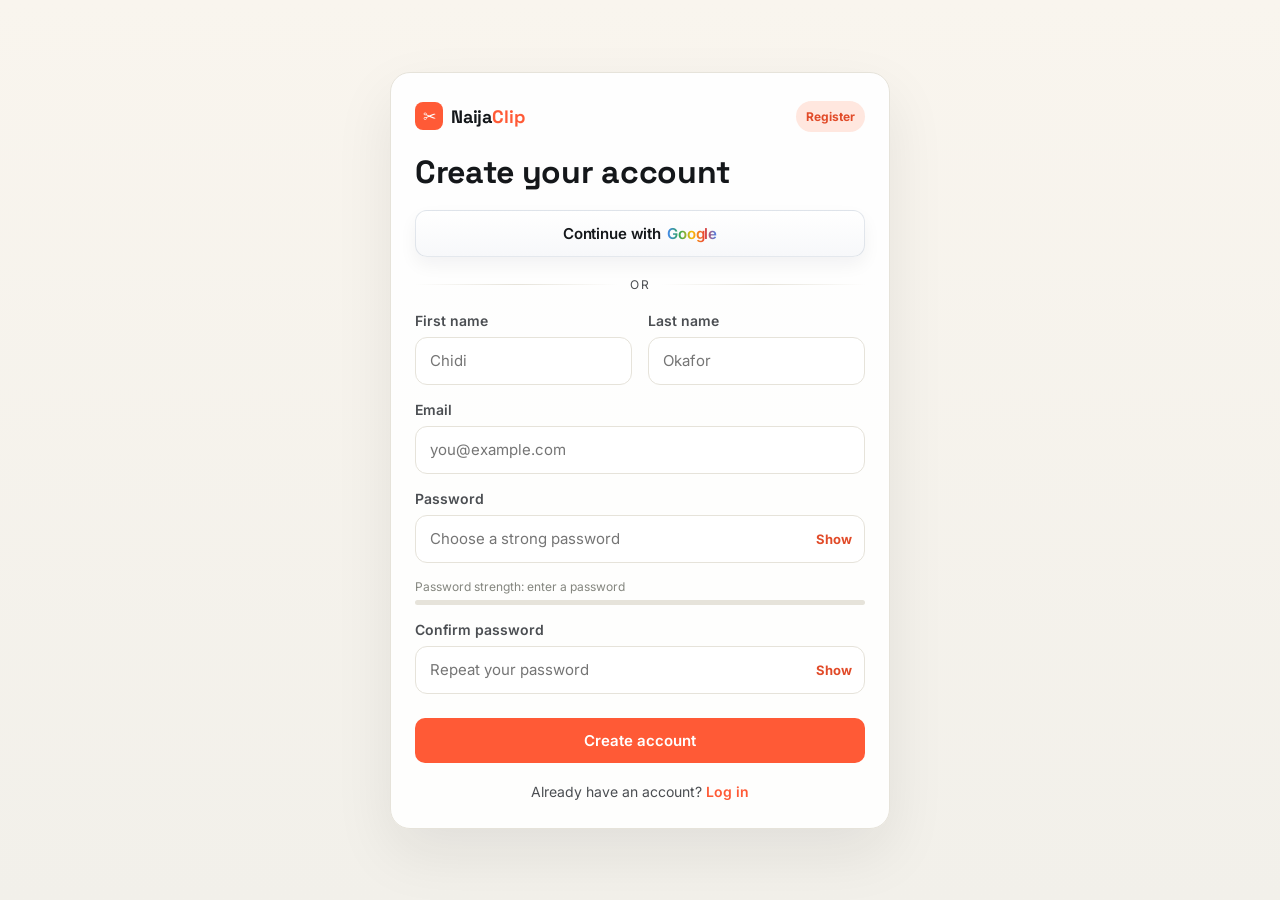
<file: templates/auth/register.html>
<!DOCTYPE html>
<html lang="en">
  <head>
    <meta charset="UTF-8" />
    <meta name="viewport" content="width=device-width, initial-scale=1.0" />
    <title>NaijaClip | Register</title>

    <link rel="preconnect" href="https://fonts.googleapis.com" />
    <link rel="preconnect" href="https://fonts.gstatic.com" crossorigin />
    <link
      href="https://fonts.googleapis.com/css2?family=Space+Grotesk:wght@500;600;700&family=Inter:wght@400;500;600;700&display=swap"
      rel="stylesheet"
    />
    <link rel="icon" type="image/png" href="/static/favicon%20image/favicon-512.png" />
    <link rel="apple-touch-icon" sizes="180x180" href="/static/favicon%20image/favicon-512.png" />
    <link rel="icon" type="image/png" sizes="192x192" href="/static/favicon%20image/favicon-512.png" />
    <link rel="stylesheet" href="/static/css/styles.css" />
    <style>
      body {
        background: linear-gradient(180deg, #f9f5ee 0%, #f2f0ea 100%);
      }
      .nc-auth-page {
        min-height: 100vh;
        display: flex;
        align-items: center;
        justify-content: center;
        padding: 32px 20px;
      }
      .nc-auth-card {
        width: min(100%, 500px);
        background: rgba(255,255,255,0.92);
        border: 1px solid var(--border);
        border-radius: 20px;
        box-shadow: 0 24px 60px rgba(20,23,26,0.08);
        padding: 28px 24px;
      }
      .nc-auth-header {
        display: flex;
        align-items: center;
        justify-content: space-between;
        margin-bottom: 20px;
      }
      .nc-auth-title {
        font-size: 32px;
        font-weight: 700;
        margin: 0;
      }
      .nc-auth-badge {
        font-size: 12px;
        background: var(--accent-soft);
        color: var(--accent-dark);
        border-radius: 999px;
        padding: 8px 10px;
        font-weight: 700;
      }
      .nc-social-auth {
        margin: 18px 0 20px;
      }
      .nc-google-btn {
        width: 100%;
        display: inline-flex;
        align-items: center;
        justify-content: center;
        gap: 12px;
        background: linear-gradient(135deg, rgba(255,255,255,0.94), rgba(245,247,250,0.9));
        border: 1px solid rgba(148, 163, 184, 0.28);
        color: var(--ink);
        border-radius: 14px;
        padding: 14px 18px;
        font-weight: 700;
        font-size: 15px;
        transition: transform 0.15s ease, box-shadow 0.2s ease, border-color 0.2s ease;
        box-shadow: 0 12px 24px rgba(15, 23, 42, 0.08);
        cursor: pointer;
      }
      .nc-google-btn:hover {
        transform: translateY(-1px);
        border-color: rgba(96, 165, 250, 0.35);
        box-shadow: 0 16px 32px rgba(59, 130, 246, 0.12);
      }
      .nc-google-btn {
        width: 100%;
        display: inline-flex;
        align-items: center;
        justify-content: center;
        gap: 10px;
        background: linear-gradient(180deg, #ffffff 0%, #f7f8fa 100%);
        border: 1px solid rgba(148, 163, 184, 0.25);
        color: var(--ink);
        border-radius: 12px;
        padding: 13px 18px;
        font-weight: 600;
        font-size: 15px;
        letter-spacing: -0.01em;
        transition: transform 0.15s ease, box-shadow 0.18s ease, border-color 0.18s ease;
        box-shadow: 0 8px 18px rgba(15, 23, 42, 0.05);
        cursor: pointer;
      }
      .nc-google-btn:hover {
        transform: translateY(-1px);
        border-color: rgba(59, 130, 246, 0.2);
        box-shadow: 0 12px 24px rgba(99, 102, 241, 0.08);
      }
      .nc-google-label {
        display: inline-flex;
        align-items: center;
        justify-content: center;
        gap: 6px;
        position: relative;
        z-index: 1;
      }
      .nc-google-word {
        background: linear-gradient(90deg, #4285F4 0%, #34A853 25%, #FBBC05 50%, #EA4335 75%, #4285F4 100%);
        -webkit-background-clip: text;
        background-clip: text;
        color: transparent;
      }
      .nc-auth-divider {
        display: flex;
        align-items: center;
        gap: 12px;
        margin: 4px 0 20px;
        color: var(--ink-soft);
        font-size: 12px;
        text-transform: uppercase;
        letter-spacing: 0.12em;
      }
      .nc-auth-divider::before,
      .nc-auth-divider::after {
        content: "";
        height: 1px;
        flex: 1;
        background: linear-gradient(90deg, transparent, var(--border), transparent);
      }
      .nc-auth-form {
        display: flex;
        flex-direction: column;
        gap: 16px;
      }
      .nc-grid {
        display: grid;
        grid-template-columns: repeat(2, minmax(0, 1fr));
        gap: 16px;
      }
      .nc-field {
        display: flex;
        flex-direction: column;
        gap: 8px;
      }
      .nc-field label {
        font-size: 14px;
        font-weight: 600;
        color: var(--ink-soft);
      }
      .nc-field input {
        width: 100%;
        border: 1px solid var(--border);
        background: #fff;
        height: 48px;
        border-radius: 12px;
        padding: 0 14px;
        font-size: 15px;
        color: var(--ink);
      }
      .nc-field input:focus {
        outline: 2px solid rgba(255, 90, 54, 0.15);
        border-color: var(--accent);
      }
      .nc-auth-actions {
        margin-top: 8px;
      }
      .nc-auth-footer {
        margin-top: 20px;
        text-align: center;
        font-size: 14px;
        color: var(--ink-soft);
      }
      .nc-auth-footer a {
        color: var(--accent);
        font-weight: 600;
      }
      .nc-loader {
        width: 16px;
        height: 16px;
        border: 2px solid rgba(255,255,255,0.4);
        border-top-color: #fff;
        border-radius: 50%;
        display: inline-block;
        animation: nc-spin 0.75s linear infinite;
      }
      @keyframes nc-spin {
        to { transform: rotate(360deg); }
      }
      .nc-toast {
        position: fixed;
        left: 50%;
        bottom: 24px;
        transform: translateX(-50%);
        min-width: min(90vw, 360px);
        max-width: min(92vw, 420px);
        padding: 12px 16px;
        border-radius: 12px;
        background: rgba(20,23,26,0.96);
        color: #fff;
        font-size: 14px;
        font-weight: 600;
        box-shadow: 0 18px 32px rgba(15,23,42,0.18);
        opacity: 0;
        pointer-events: none;
        transition: opacity 0.2s ease, transform 0.2s ease;
        z-index: 50;
      }
      .nc-toast.show {
        opacity: 1;
        transform: translate(-50%, 0);
      }
      .nc-toast.success {
        background: rgba(9, 112, 83, 0.95);
      }
      .nc-toast.error {
        background: rgba(148, 40, 28, 0.95);
      }
      @media (max-width: 520px) {
        .nc-grid {
          grid-template-columns: 1fr;
        }
      }
    </style>
  </head>
  <body>
    <main class="nc-auth-page">
      <section class="nc-auth-card">
        <div class="nc-auth-header">
          <div class="nc-logo" onclick="window.location.href='/'">
            <span class="nc-logo-mark">✂</span>
            <span class="nc-logo-text nc-display">Naija<span>Clip</span></span>
          </div>
          <span class="nc-auth-badge">Register</span>
        </div>

        <h1 class="nc-auth-title nc-display">Create your account</h1>

        <div class="nc-social-auth">
          <button type="button" class="nc-google-btn" aria-label="Continue with Google">
            <span class="nc-google-label"><span>Continue with</span> <span class="nc-google-word">Google</span></span>
          </button>
        </div>

        <div class="nc-auth-divider">or</div>

        <form id="nc-register-form" class="nc-auth-form">
          <div class="nc-grid">
            <div class="nc-field">
              <label for="first_name">First name</label>
              <input id="first_name" type="text" placeholder="Chidi" />
            </div>

            <div class="nc-field">
              <label for="last_name">Last name</label>
              <input id="last_name" type="text" placeholder="Okafor" />
            </div>
          </div>

          <div class="nc-field">
            <label for="email">Email</label>
            <input id="email" type="email" placeholder="you@example.com" required />
          </div>

          <div class="nc-field">
            <label for="password">Password</label>
            <div class="nc-password-control">
              <input id="password" type="password" autocomplete="new-password" minlength="8" placeholder="Choose a strong password" aria-describedby="password-strength-label" required />
              <button type="button" class="nc-password-toggle" data-password-target="password" data-password-label="password" aria-label="Show password">Show</button>
            </div>
            <div class="nc-password-strength" aria-live="polite">
              <span id="password-strength-label">Password strength: enter a password</span>
              <div class="nc-password-strength-track" role="progressbar" aria-label="Estimated password strength" aria-valuemin="0" aria-valuemax="4" aria-valuenow="0" aria-valuetext="No password entered">
                <span></span>
              </div>
            </div>
          </div>

          <div class="nc-field">
            <label for="confirm_password">Confirm password</label>
            <div class="nc-password-control">
              <input id="confirm_password" type="password" placeholder="Repeat your password" required />
              <button type="button" class="nc-password-toggle" data-password-target="confirm_password" data-password-label="confirmation password" aria-label="Show confirmation password">Show</button>
            </div>
          </div>

          <div class="nc-auth-actions">
            <button class="nc-btn nc-btn-primary nc-btn-full" type="submit">Create account</button>
          </div>
        </form>

        <div class="nc-auth-footer">
          Already have an account? <a href="/login">Log in</a>
        </div>
      </section>
    </main>

    <script src="/static/js/auth.js"></script>
    <script src="/static/js/password-visibility.js"></script>
    <script src="/static/js/password-strength.js"></script>
    <script>
      const googleBtn = document.querySelector('.nc-google-btn');
      const form = document.getElementById('nc-register-form');
      const submitButton = form?.querySelector('button[type="submit"]');

      function showToast(message, type = 'success') {
        let toast = document.getElementById('nc-toast');
        if (!toast) {
          toast = document.createElement('div');
          toast.id = 'nc-toast';
          toast.className = 'nc-toast';
          document.body.appendChild(toast);
        }
        toast.textContent = message;
        toast.className = `nc-toast show ${type}`;
        window.clearTimeout(showToast.timeoutId);
        showToast.timeoutId = window.setTimeout(() => {
          toast.classList.remove('show');
        }, 3200);
      }

      function setLoading(button, isLoading, label) {
        if (!button) return;
        button.disabled = isLoading;
        button.dataset.originalText = button.dataset.originalText || button.textContent;
        button.innerHTML = isLoading
          ? `<span class="nc-loader" aria-hidden="true"></span> <span>${label}</span>`
          : button.dataset.originalText;
      }

      if (googleBtn) {
        googleBtn.addEventListener('click', () => {
          window.location.href = '/auth/google';
        });
      }

      form?.addEventListener('submit', async (event) => {
        event.preventDefault();
        const firstName = document.getElementById('first_name').value.trim();
        const lastName = document.getElementById('last_name').value.trim();
        const email = document.getElementById('email').value.trim();
        const password = document.getElementById('password').value;
        const confirmPassword = document.getElementById('confirm_password').value;

        if (!firstName || !lastName || !email || !password || !confirmPassword) {
          showToast('Please complete every field before continuing.', 'error');
          return;
        }

        if (password !== confirmPassword) {
          showToast('Passwords do not match.', 'error');
          return;
        }

        setLoading(submitButton, true, 'Creating account...');

        try {
          const response = await fetch('/auth/register', {
            method: 'POST',
            headers: { 'Content-Type': 'application/json' },
            credentials: 'include',
            body: JSON.stringify({ email, password, first_name: firstName || null, last_name: lastName || null })
          });

          const data = await response.json().catch(() => ({}));
          if (!response.ok) {
            showToast(data.detail || 'Registration failed. Please try again.', 'error');
            return;
          }

          clearLegacyAuthentication();
          const sent = data.email_delivery?.sent === true;
          showToast(data.detail || 'Account created.', sent ? 'success' : 'error');
          const notice = sent ? 'verification' : 'verification-retry';
          window.setTimeout(() => window.location.href = `/login?notice=${notice}`, 1500);
        } catch (error) {
          showToast('Unable to create your account right now.', 'error');
        } finally {
          setLoading(submitButton, false, 'Create account');
        }
      });
    </script>
  </body>
</html>
</file>
<file: static/css/styles.css>
:root {
  --bg: #FAFAF7;
  --bg-alt: #F2F0EA;
  --surface: #FFFFFF;
  --ink: #14171A;
  --ink-soft: #4B4E52;
  --muted: #84867F;
  --border: #E6E3DA;
  --accent: #FF5A36;
  --accent-dark: #E14B29;
  --accent-soft: #FFE7DF;
  --teal: #0E5C52;
  --teal-soft: #E4F0EE;
  --radius-lg: 16px;
  --radius-md: 12px;
  --radius-sm: 8px;
}

/* ---------- Reset / base ---------- */
* { box-sizing: border-box; }
html, body {
  margin: 0;
  padding: 0;
  max-width: 100%;
  overflow-x: hidden;      /* prevents any oversized child from creating page-level horizontal scroll */
}
body {
  font-family: 'Inter', sans-serif;
  color: var(--ink);
  background: var(--bg);
  -webkit-font-smoothing: antialiased;
}
img, svg { display: block; max-width: 100%; }
button, input { font-family: inherit; }
a { color: inherit; text-decoration: none; }
.nc-display { font-family: 'Space Grotesk', sans-serif; letter-spacing: -0.01em; }
.nc-focus:focus-visible { outline: 2px solid var(--accent); outline-offset: 2px; }
.nc-password-strength { display: grid; gap: 6px; margin-top: 8px; color: var(--muted); font-size: 12px; }
.nc-password-strength-track { height: 5px; overflow: hidden; border-radius: 3px; background: var(--border); }
.nc-password-strength-track span { display: block; width: 0; height: 100%; background: var(--muted); transition: width .15s ease, background-color .15s ease; }
.nc-password-strength[data-level="1"] .nc-password-strength-track span { background: #b84232; }
.nc-password-strength[data-level="2"] .nc-password-strength-track span { background: #c77a20; }
.nc-password-strength[data-level="3"] .nc-password-strength-track span { background: #277d68; }
.nc-password-strength[data-level="4"] .nc-password-strength-track span { background: #0e5c52; }
.nc-password-control { position: relative; }
.nc-password-control input { padding-right: 66px; }
.nc-password-toggle {
  position: absolute;
  top: 50%;
  right: 13px;
  transform: translateY(-50%);
  padding: 0;
  border: 0;
  color: var(--accent-dark);
  background: transparent;
  font: inherit;
  font-size: 13px;
  font-weight: 700;
  cursor: pointer;
}
.nc-verification-resend { display: grid; justify-items: center; gap: 6px; margin-top: 16px; text-align: center; font-size: 13px; }
.nc-verification-resend p { margin: 0; color: var(--muted); }
.nc-verification-resend span { color: var(--ink-soft); }
.nc-verification-resend [disabled] { cursor: wait; opacity: .7; }

@keyframes nc-rise { from { opacity: 0; transform: translateY(10px); } to { opacity: 1; transform: translateY(0); } }
.nc-rise { animation: nc-rise 0.5s ease both; }
@keyframes nc-toast-in { from { opacity: 0; transform: translate(-50%, 8px); } to { opacity: 1; transform: translate(-50%, 0); } }

.nc-scrollbar::-webkit-scrollbar { width: 6px; height: 6px; }
.nc-scrollbar::-webkit-scrollbar-thumb { background: var(--border); border-radius: 4px; }

/* ---------- Buttons ---------- */
.nc-btn {
  display: inline-flex;
  align-items: center;
  justify-content: center;
  gap: 8px;
  font-weight: 600;
  font-size: 15px;
  border-radius: 10px;
  cursor: pointer;
  border: 1px solid transparent;
  padding: 12px 22px;
  transition: transform 0.1s ease;
}
.nc-btn:active { transform: scale(0.98); }
.nc-btn-sm { font-size: 13px; padding: 8px 14px; }
.nc-btn-full { width: 100%; }
.nc-btn-primary { background: var(--accent); color: #fff; }
.nc-btn-primary:hover { background: var(--accent-dark); }
.nc-btn:disabled { cursor: wait; opacity: 0.8; }
.nc-button-spinner {
  width: 15px;
  height: 15px;
  border: 2px solid rgba(255,255,255,0.4);
  border-top-color: #fff;
  border-radius: 50%;
  animation: nc-spin 0.75s linear infinite;
}
@keyframes nc-spin { to { transform: rotate(360deg); } }
.nc-btn-outline { background: transparent; color: var(--ink); border-color: var(--border); }
.nc-btn-outline:hover { background: var(--bg-alt); }
.nc-btn-ghost { background: transparent; color: var(--ink-soft); }
.nc-btn-reverse { flex-direction: row-reverse; }

.nc-logo {
  display: flex;
  align-items: center;
  gap: 8px;
  background: none;
  border: none;
  cursor: pointer;
  padding: 0;
  color: inherit;
  text-decoration: none;
}
.nc-logo-mark {
  width: 28px;
  height: 28px;
  border-radius: 8px;
  background: var(--accent);
  display: flex;
  align-items: center;
  justify-content: center;
  flex-shrink: 0;
  color: #fff;
}
.nc-logo-text { font-size: 18px; font-weight: 700; }
.nc-logo-text span { color: var(--accent); }

.nc-link {
  background: none;
  border: none;
  font-size: 14.5px;
  font-weight: 500;
  color: var(--ink-soft);
  cursor: pointer;
  padding: 0;
}
.nc-link-sm { display: inline-flex; align-items: center; gap: 3px; font-size: 13px; }

/* ---------- Toast ---------- */
.nc-toast {
  position: fixed;
  bottom: 24px;
  left: 50%;
  background: var(--ink);
  color: #fff;
  padding: 12px 20px;
  border-radius: 10px;
  font-size: 14px;
  font-weight: 500;
  box-shadow: 0 8px 24px rgba(0,0,0,0.2);
  z-index: 200;
  display: none;
  align-items: center;
  gap: 8px;
  max-width: 90vw;
}
.nc-toast.show {
  display: flex;
  animation: nc-toast-in 0.25s ease both;
  left: 50%;
  transform: translateX(-50%);
}
.nc-toast.success { border-left: 3px solid #38a77b; }
.nc-toast.error { border-left: 3px solid #ef6652; }

/* ---------- Navbar (public) ---------- */
.nc-navbar {
  position: sticky;
  top: 0;
  z-index: 50;
  background: rgba(250,250,247,0.9);
  backdrop-filter: blur(8px);
  border-bottom: 1px solid var(--border);
}
.nc-navbar-inner {
  max-width: 1120px;
  margin: 0 auto;
  padding: 14px 20px;
  display: flex;
  align-items: center;
  justify-content: space-between;
  gap: 16px;
}
.nc-navbar-links { display: flex; align-items: center; gap: 24px; }

/* ---------- Hero ---------- */
.nc-hero-section { max-width: 1120px; margin: 0 auto; padding: 64px 20px 40px; }
.nc-hero-grid { display: flex; flex-wrap: wrap; gap: 48px; align-items: center; }
.nc-hero-copy { flex: 1 1 420px; min-width: 280px; }
.nc-hero-title { font-size: clamp(32px, 5vw, 52px); font-weight: 700; line-height: 1.08; margin: 0; }
.nc-hero-sub { font-size: 17px; color: var(--ink-soft); margin-top: 20px; line-height: 1.6; max-width: 440px; }
.nc-hero-ctas { display: flex; gap: 12px; margin-top: 28px; flex-wrap: wrap; }
.nc-hero-visual { flex: 1 1 340px; display: flex; justify-content: center; }
.nc-platform-label { font-size: 12px; color: var(--muted); margin-bottom: 10px; }
.nc-platform-pills { display: flex; gap: 10px; flex-wrap: wrap; }
.nc-pill {
  font-size: 12.5px;
  font-weight: 500;
  padding: 6px 12px;
  border-radius: 20px;
  border: 1px solid var(--border);
  color: var(--ink-soft);
  background: var(--surface);
}

/* clip stack hero visual */
.nc-clipstack { position: relative; width: 100%; max-width: 460px; }
.nc-timeline-card {
  background: var(--surface);
  border: 1px solid var(--border);
  border-radius: 14px;
  padding: 16px;
  box-shadow: 0 20px 50px -20px rgba(20,23,26,0.18);
}
.nc-timeline-head { display: flex; justify-content: space-between; align-items: center; margin-bottom: 10px; font-size: 12px; color: var(--muted); font-weight: 600; }
.nc-timeline-track { position: relative; height: 10px; background: var(--bg-alt); border-radius: 6px; overflow: hidden; }
.nc-timeline-mark { position: absolute; top: 0; bottom: 0; background: var(--accent); border-radius: 3px; }
.nc-timeline-note { font-size: 11px; color: var(--muted); margin-top: 8px; }
.nc-clip-row { display: flex; gap: 12px; margin-top: 18px; justify-content: center; }
.nc-clip-card {
  width: 92px;
  aspect-ratio: 9 / 16;
  background: var(--ink);
  border-radius: 12px;
  position: relative;
  overflow: hidden;
  box-shadow: 0 12px 24px -10px rgba(20,23,26,0.35);
  flex-shrink: 0;
}
.nc-clip-card .nc-clip-grad { position: absolute; inset: 0; }
.nc-clip-card .nc-clip-bar { position: absolute; top: 8px; left: 8px; right: 8px; height: 4px; background: rgba(255,255,255,0.25); border-radius: 2px; }
.nc-clip-card .nc-clip-label { position: absolute; bottom: 10px; left: 8px; right: 8px; font-size: 9.5px; line-height: 1.3; color: #fff; font-weight: 600; }
.nc-clip-card .nc-clip-play {
  position: absolute; top: 42%; left: 50%; transform: translate(-50%, -50%);
  width: 26px; height: 26px; border-radius: 50%; background: rgba(255,255,255,0.15);
  display: flex; align-items: center; justify-content: center;
}

/* ---------- How it works ---------- */
.nc-section-surface { background: var(--surface); border-top: 1px solid var(--border); border-bottom: 1px solid var(--border); }
.nc-section-inner { max-width: 1120px; margin: 0 auto; padding: 56px 20px; }
.nc-section-title { font-size: 26px; font-weight: 700; margin-bottom: 32px; }
.nc-steps { display: flex; gap: 20px; flex-wrap: wrap; }
.nc-step { flex: 1 1 240px; padding-left: 20px; border-left: 2px solid var(--border); }
.nc-step.is-first { border-left-color: var(--accent); }
.nc-step-title { font-weight: 700; font-size: 15.5px; margin-bottom: 6px; }
.nc-step-desc { font-size: 14px; color: var(--ink-soft); line-height: 1.55; }

/* ---------- Who it's for ---------- */
.nc-section { max-width: 1120px; margin: 0 auto; padding: 56px 20px; }
.nc-audience-grid { display: flex; flex-wrap: wrap; gap: 40px; align-items: flex-start; }
.nc-audience-copy { flex: 1 1 300px; }
.nc-audience-copy h2 { font-size: 26px; font-weight: 700; margin-bottom: 12px; }
.nc-audience-copy p { font-size: 15px; color: var(--ink-soft); line-height: 1.6; max-width: 380px; }
.nc-audience-tags { flex: 1 1 340px; display: flex; flex-wrap: wrap; gap: 10px; }
.nc-tag { font-size: 13.5px; font-weight: 500; padding: 9px 16px; border-radius: 10px; background: var(--bg-alt); color: var(--ink); }

/* ---------- Clip examples (dark) ---------- */
.nc-section-dark { background: var(--ink); padding: 56px 20px; }
.nc-section-dark-inner { max-width: 1120px; margin: 0 auto; }
.nc-section-dark h2 { font-size: 26px; font-weight: 700; color: #fff; margin-bottom: 8px; }
.nc-section-dark .nc-sub { color: rgba(255,255,255,0.55); font-size: 15px; margin-bottom: 32px; }
.nc-clip-scroll { display: flex; gap: 16px; overflow-x: auto; padding-bottom: 8px; }
.nc-dark-clip-card { min-width: 200px; background: #1F2327; border-radius: 12px; padding: 16px; flex-shrink: 0; }
.nc-dark-clip-thumb {
  aspect-ratio: 9/16; background: linear-gradient(160deg, #2A2F35, #14171A); border-radius: 8px;
  margin-bottom: 12px; display: flex; align-items: center; justify-content: center;
}
.nc-dark-clip-title { font-size: 13px; color: #fff; font-weight: 500; line-height: 1.4; margin-bottom: 6px; }
.nc-dark-clip-dur { font-size: 11.5px; color: rgba(255,255,255,0.45); }

/* ---------- Pricing ---------- */
.nc-pricing-head { display: flex; justify-content: space-between; align-items: center; flex-wrap: wrap; gap: 16px; margin-bottom: 28px; }
.nc-toggle { display: flex; background: var(--bg-alt); border-radius: 10px; padding: 4px; }
.nc-toggle button {
  border: none; padding: 7px 16px; border-radius: 8px; font-size: 13px; font-weight: 600;
  cursor: pointer; background: transparent; color: var(--muted); text-transform: capitalize;
}
.nc-toggle button.active { background: var(--surface); color: var(--ink); box-shadow: 0 1px 4px rgba(0,0,0,0.08); }
.nc-toggle .nc-save { color: var(--accent); }
.nc-plans { display: flex; gap: 20px; flex-wrap: wrap; }
.nc-plan-card { flex: 1 1 260px; background: var(--surface); border: 1px solid var(--border); border-radius: 14px; padding: 28px; position: relative; }
.nc-plan-card.highlight { border-color: var(--accent); }
.nc-plan-badge {
  position: absolute; top: -11px; left: 24px; background: var(--accent); color: #fff;
  font-size: 11px; font-weight: 600; padding: 3px 10px; border-radius: 20px;
}
.nc-plan-name { font-weight: 700; font-size: 16px; margin-bottom: 4px; }
.nc-plan-price { font-size: 30px; font-weight: 700; margin-bottom: 16px; }
.nc-plan-price span { font-size: 13px; color: var(--muted); font-weight: 500; }
.nc-plan-features { display: flex; flex-direction: column; gap: 10px; margin-bottom: 22px; }
.nc-plan-feature { display: flex; gap: 8px; font-size: 13.5px; color: var(--ink-soft); }

/* ---------- Final CTA ---------- */
.nc-final-cta { background: var(--accent-soft); border-radius: 20px; padding: 48px 32px; text-align: center; }
.nc-final-cta h2 { font-size: 28px; font-weight: 700; margin-bottom: 10px; }
.nc-final-cta p { color: var(--ink-soft); font-size: 15px; margin-bottom: 24px; }

/* ---------- Footer ---------- */
.nc-footer { border-top: 1px solid var(--border); padding: 28px 20px; }
.nc-footer-inner { max-width: 1120px; margin: 0 auto; display: flex; justify-content: space-between; align-items: center; flex-wrap: wrap; gap: 12px; }
.nc-footer-copy { font-size: 13px; color: var(--muted); }

/* ---------- Dashboard shell ---------- */
.nc-dash { display: flex; min-height: 100vh; width: 100%; max-width: 100%; }
.nc-sidebar {
  width: 232px;
  border-right: 1px solid var(--border);
  background: var(--surface);
  flex-shrink: 0;
  height: 100vh;
  position: sticky;
  top: 0;
  display: flex;
  flex-direction: column;
}
.nc-sidebar-head { padding: 20px 18px; }
.nc-sidebar-nav { flex: 1; padding: 8px 12px; display: flex; flex-direction: column; gap: 2px; overflow-y: auto; }
.nc-navitem {
  display: flex; align-items: center; gap: 11px; padding: 9px 12px; border-radius: 9px;
  border: none; cursor: pointer; background: transparent; color: var(--ink-soft);
  font-weight: 500; font-size: 14px; text-align: left; width: 100%;
}
.nc-navitem.active { background: var(--accent-soft); color: var(--accent-dark); font-weight: 600; }
.nc-navitem svg { flex-shrink: 0; }
.nc-sidebar-foot { padding: 14px; border-top: 1px solid var(--border); }
.nc-user-row { display: flex; align-items: center; gap: 10px; padding: 8px 6px; }
.nc-avatar {
  width: 34px; height: 34px; border-radius: 50%; background: var(--teal); color: #fff;
  display: flex; align-items: center; justify-content: center; font-weight: 600; font-size: 13px; flex-shrink: 0;
}
.nc-user-name { font-size: 13.5px; font-weight: 600; white-space: nowrap; overflow: hidden; text-overflow: ellipsis; }
.nc-user-plan { font-size: 11.5px; color: var(--muted); }
.nc-logout {
  display: flex; align-items: center; gap: 9px; width: 100%; margin-top: 4px; padding: 8px 6px;
  border: none; background: none; cursor: pointer; font-size: 13.5px; color: var(--muted); font-weight: 500;
}

.nc-sidebar-mobile { position: fixed; inset: 0; z-index: 100; display: none; }
.nc-sidebar-mobile.open { display: block; }
.nc-sidebar-overlay { position: absolute; inset: 0; background: rgba(20,23,26,0.4); }
.nc-sidebar-drawer { position: absolute; left: 0; top: 0; bottom: 0; width: 250px; background: var(--surface); display: flex; flex-direction: column; }
.nc-drawer-close { display: flex; justify-content: flex-end; padding: 10px; }
.nc-drawer-close button { background: none; border: none; cursor: pointer; padding: 6px; }

.nc-main { flex: 1; min-width: 0; max-width: 100%; }
.nc-topbar {
  display: none; align-items: center; gap: 12px; padding: 14px 20px; border-bottom: 1px solid var(--border);
  background: var(--surface); position: sticky; top: 0; z-index: 20;
}
.nc-topbar button { background: none; border: none; cursor: pointer; padding: 4px; }
.nc-topbar-title { font-weight: 700; font-size: 16px; }

.nc-page { padding: 28px 28px 60px; max-width: 100%; }
.nc-page-head { display: flex; justify-content: space-between; align-items: flex-start; flex-wrap: wrap; gap: 16px; margin-bottom: 24px; }
.nc-page-title { font-size: 24px; font-weight: 700; margin: 0; }
.nc-page-sub { color: var(--muted); font-size: 14px; margin-top: 4px; }

/* ---------- Stat cards ---------- */
.nc-stats-row { display: flex; gap: 14px; flex-wrap: wrap; margin-bottom: 32px; }
.nc-stat-card { background: var(--surface); border: 1px solid var(--border); border-radius: 14px; padding: 20px; flex: 1 1 180px; min-width: 0; }
.nc-stat-label { font-size: 13px; color: var(--muted); margin-bottom: 8px; font-weight: 500; }
.nc-stat-value { font-size: 26px; font-weight: 700; }
.nc-stat-sub { font-size: 12px; color: var(--muted); margin-top: 4px; }

/* ---------- Overview grid ---------- */
.nc-overview-grid { display: flex; gap: 24px; flex-wrap: wrap; }
.nc-overview-col-wide { flex: 2 1 380px; min-width: 0; }
.nc-overview-col-narrow { flex: 1 1 260px; min-width: 0; }
.nc-col-head { display: flex; justify-content: space-between; align-items: center; margin-bottom: 12px; }
.nc-col-head h2 { font-size: 15.5px; font-weight: 700; margin: 0; }

/* ---------- Recent videos TABLE (fixed so it can't blow out page width) ---------- */
.nc-table-card { background: var(--surface); border: 1px solid var(--border); border-radius: 14px; overflow: hidden; }
.nc-table-wrap {
  width: 100%;
  max-width: 100%;
  overflow-x: auto;          /* if content genuinely can't fit, it scrolls inside the card, not the page */
  -webkit-overflow-scrolling: touch;
}
.nc-video-table {
  width: 100%;
  min-width: 0;
  table-layout: fixed;       /* stops long filenames from stretching the table past its container */
  border-collapse: collapse;
}
.nc-video-table col.col-thumb { width: 64px; }
.nc-video-table col.col-title { width: auto; }
.nc-video-table col.col-status { width: 190px; }
.nc-video-table td {
  padding: 12px 18px;
  border-bottom: 1px solid var(--border);
  vertical-align: middle;
  overflow: hidden;
}
.nc-video-table tr:last-child td { border-bottom: none; }
.nc-video-thumb {
  width: 56px; height: 40px; border-radius: 8px;
  background: linear-gradient(160deg, #2A2F35, var(--ink));
  display: flex; align-items: center; justify-content: center;
}
.nc-video-title {
  font-size: 13.5px; font-weight: 600;
  white-space: nowrap; overflow: hidden; text-overflow: ellipsis;  /* long titles truncate instead of forcing width */
  max-width: 100%;
  display: block;
}
.nc-video-meta { font-size: 12px; color: var(--muted); margin-top: 2px; white-space: nowrap; overflow: hidden; text-overflow: ellipsis; }
.nc-status-badge { font-size: 11.5px; font-weight: 600; padding: 3px 10px; border-radius: 20px; white-space: nowrap; }
.nc-status-ready { background: var(--teal-soft); color: var(--teal); }
.nc-status-processing { background: var(--accent-soft); color: var(--accent-dark); }
.nc-video-actions { display: flex; justify-content: flex-end; gap: 6px; margin-top: 8px; }
.nc-video-actions .nc-btn { display: inline-flex; align-items: center; gap: 5px; }

/* ---------- Recent clips list ---------- */
.nc-clip-list { display: flex; flex-direction: column; gap: 12px; }
.nc-clip-list-item {
  display: flex; gap: 12px; background: var(--surface); border: 1px solid var(--border); border-radius: 12px; padding: 12px; min-width: 0;
  align-items: center; position: relative;
}
.nc-clip-list-playable {
  background: linear-gradient(180deg, rgba(255,255,255,0.75), rgba(242,240,234,0.9));
}
.nc-clip-preview {
  width: 96px; height: 70px; border-radius: 10px; overflow: hidden; background: linear-gradient(160deg, rgba(42, 47, 53, 0.9), rgba(20,23,26,1)); border: 1px solid rgba(20,23,26,0.08); flex-shrink: 0;
  position: relative;
}
.nc-clip-preview video,
.nc-clip-video-frame video {
  width: 100%; height: 100%; display: block; object-fit: cover; background: linear-gradient(160deg, rgba(42, 47, 53, 0.9), rgba(20,23,26,1));
}
.nc-clip-meta {
  min-width: 0; flex: 1;
}
.nc-clip-list-thumb {
  width: 34px; height: 52px; border-radius: 6px; background: linear-gradient(160deg, #2A2F35, var(--ink));
  flex-shrink: 0; display: flex; align-items: center; justify-content: center;
}
.nc-clip-list-thumb-lg {
  width: 100%; height: 100%; border-radius: 0; font-size: 20px; background: linear-gradient(160deg, rgba(42, 47, 53, 0.9), rgba(20,23,26,1));
}
.nc-clip-list-title { font-size: 12.5px; font-weight: 600; line-height: 1.35; }
.nc-clip-list-dur { font-size: 11px; color: var(--muted); margin-top: 3px; }

.nc-clip-grid {
  display: grid; grid-template-columns: repeat(auto-fit, minmax(240px, 1fr)); gap: 18px;
}
.nc-clip-video-card {
  background: var(--surface); border: 1px solid var(--border); border-radius: 16px; overflow: hidden; box-shadow: 0 10px 24px -18px rgba(20,23,26,0.32);
}
.nc-clip-video-frame {
  position: relative; aspect-ratio: 9 / 16; background: linear-gradient(160deg, rgba(42, 47, 53, 0.9), rgba(20,23,26,1)); overflow: hidden;
}
.nc-clip-info {
  padding: 12px 14px 0;
}
.nc-clip-actions {
  padding: 12px 14px 14px;
  display: flex; justify-content: flex-end; align-items: center; flex-wrap: wrap; gap: 8px;
}
.nc-featured-status { flex: 0 0 100%; color: var(--teal); font-size: 12px; font-weight: 700; }
.nc-clip-fullscreen-btn {
  position: absolute; right: 10px; bottom: 10px; display: inline-flex; align-items: center; gap: 6px; border: none; border-radius: 999px; padding: 8px 10px; background: rgba(20, 23, 26, 0.7); color: #fff; font-size: 11px; font-weight: 600; cursor: pointer; backdrop-filter: blur(4px);
}
.nc-clip-fullscreen-btn svg { width: 12px; height: 12px; }
.nc-playback-error {
  position: absolute; inset: 0; display: grid; place-items: center; padding: 16px;
  background: rgba(20, 23, 26, 0.78); color: #fff; font-size: 13px; text-align: center;
}

.nc-clip-modal {
  position: fixed; inset: 0; z-index: 300; display: none; align-items: center; justify-content: center; padding: 20px;
}
.nc-clip-modal.visible { display: flex; }
.nc-clip-modal-backdrop {
  position: absolute; inset: 0; background: rgba(10, 12, 14, 0.8); backdrop-filter: blur(8px);
}
.nc-clip-modal-panel {
  position: relative; width: min(92vw, 960px); background: rgba(8, 10, 12, 0.9); border: 1px solid rgba(255,255,255,0.08); border-radius: 18px; overflow: hidden; box-shadow: 0 28px 80px rgba(0,0,0,0.35);
}
.nc-clip-modal-stage {
  position: relative; width: 100%; aspect-ratio: 9 / 16; max-height: 82vh; background: #000;
}
.nc-clip-modal-stage video {
  width: 100%; height: 100%; display: block; object-fit: contain; background: #000;
}
.nc-clip-modal-close {
  position: absolute; top: 12px; right: 12px; z-index: 2; border: none; border-radius: 999px; width: 36px; height: 36px; display: inline-flex; align-items: center; justify-content: center; background: rgba(255,255,255,0.12); color: #fff; cursor: pointer;
}

/* ---------- Upload page ---------- */
.nc-upload-wrap { max-width: 640px; }
.nc-dropzone {
  border: 1.5px dashed var(--border);
  border-radius: 16px;
  padding: 56px 24px;
  text-align: center;
  background: var(--surface);
  transition: background 0.15s ease, border-color 0.15s ease;
}
.nc-dropzone.dragging { border-color: var(--accent); background: var(--accent-soft); }
.nc-dropzone-icon {
  width: 52px; height: 52px; border-radius: 14px; background: var(--bg-alt);
  display: flex; align-items: center; justify-content: center; margin: 0 auto 18px;
}
.nc-dropzone-title { font-weight: 600; font-size: 15.5px; margin-bottom: 6px; }
.nc-dropzone-sub { font-size: 13px; color: var(--muted); margin-bottom: 20px; }

.nc-file-card { background: var(--surface); border: 1px solid var(--border); border-radius: 16px; padding: 20px; }
.nc-file-row { display: flex; gap: 14px; align-items: center; }
.nc-file-icon { width: 64px; height: 46px; border-radius: 10px; background: linear-gradient(160deg, #2A2F35, var(--ink)); display: flex; align-items: center; justify-content: center; flex-shrink: 0; }
.nc-file-name { font-weight: 600; font-size: 14px; white-space: nowrap; overflow: hidden; text-overflow: ellipsis; }
.nc-file-meta { font-size: 12.5px; color: var(--muted); margin-top: 3px; }
.nc-file-remove { background: none; border: none; cursor: pointer; color: var(--muted); padding: 6px; }
.nc-processing-card { overflow: hidden; }
.nc-processing-card.is-failed { border-color: #e7b8b8; }
.nc-progress-value { color: var(--ink); font-size: 14px; font-weight: 700; min-width: 42px; text-align: right; }
.nc-progress { height: 8px; overflow: hidden; border-radius: 999px; background: var(--bg-alt); }
.nc-progress-bar { height: 100%; min-width: 0; border-radius: inherit; background: var(--accent); transition: width .45s ease; }
.nc-processing-status { display: flex; align-items: center; gap: 8px; color: var(--muted); font-size: 12.5px; margin-top: 12px; }
.nc-spinner { width: 13px; height: 13px; border: 2px solid var(--border); border-top-color: var(--accent); border-radius: 50%; animation: nc-spin .8s linear infinite; flex-shrink: 0; }
@keyframes nc-spin { to { transform: rotate(360deg); } }

/* ---------- Placeholder ---------- */
.nc-placeholder-box {
  border: 1px dashed var(--border); border-radius: 14px; padding: 48px 24px; text-align: center; color: var(--muted); font-size: 14px;
}

/* ---------- Responsive ---------- */
@media (max-width: 880px) {
  .nc-hide-mobile { display: none !important; }
  .nc-sidebar { display: none !important; }
  .nc-topbar { display: flex !important; }
  .nc-page { padding: 20px 16px 48px; }

  .nc-overview-grid {
    display: block;
  }

  .nc-overview-col-wide,
  .nc-overview-col-narrow {
    width: 100%;
    max-width: 100%;
    flex: 1 1 auto;
  }

  .nc-clip-list {
    gap: 14px;
  }

  .nc-clip-list-item {
    flex-direction: column;
    align-items: stretch;
    padding: 12px;
  }

  .nc-clip-preview {
    width: 100%;
    height: 180px;
  }

  .nc-clip-meta {
    width: 100%;
  }

  .nc-clip-list-title {
    font-size: 14px;
    line-height: 1.45;
  }

  .nc-clip-list-dur {
    font-size: 12px;
  }

  .nc-clip-fullscreen-btn {
    right: 12px;
    bottom: 12px;
  }

  .nc-clip-grid {
    grid-template-columns: 1fr;
    gap: 16px;
  }

  .nc-clip-video-card {
    border-radius: 14px;
  }

  .nc-clip-video-frame {
    aspect-ratio: 16 / 9;
  }

  .nc-clip-actions {
    justify-content: flex-start;
  }

  .nc-clip-modal-panel {
    width: min(94vw, 680px);
  }

  .nc-clip-modal-stage {
    aspect-ratio: 16 / 10;
  }
}

/* ---------- Browser clip editor ---------- */
.nc-editor-page { max-width: 1480px; }
.nc-editor-head, .nc-editor-head-actions, .nc-editor-section-heading, .nc-editor-transport, .nc-editor-export-row {
  display: flex;
  align-items: center;
  justify-content: space-between;
  gap: 12px;
}
.nc-editor-head { margin-bottom: 18px; }
.nc-editor-source-warning { margin: -6px 0 16px; padding: 10px 12px; border-left: 3px solid #c88419; background: #fff3d8; color: #62430e; font-size: 13px; }
.nc-editor-head .nc-page-title { margin: 2px 0 0; overflow-wrap: anywhere; }
.nc-editor-head-actions { flex-wrap: wrap; justify-content: flex-end; }
.nc-editor-back { display: inline-flex; align-items: center; gap: 4px; }
.nc-editor-back svg { transform: rotate(180deg); width: 14px; }
.nc-editor-workspace { display: grid; grid-template-columns: minmax(250px, .8fr) minmax(360px, 1.2fr); gap: 22px; align-items: start; }
.nc-editor-monitor, .nc-editor-timeline-panel, .nc-editor-subtitles-panel, .nc-editor-export-panel { min-width: 0; }
.nc-editor-stage { position: relative; width: min(100%, 390px); max-height: 62vh; aspect-ratio: 9 / 16; margin: 0 auto; overflow: hidden; background: #141a19; }
.nc-editor-stage video { width: 100%; height: 100%; object-fit: contain; display: block; }
.nc-editor-subtitle { position: absolute; left: 12px; right: 12px; bottom: 8%; color: #fff; font-size: 18px; font-weight: 800; line-height: 1.1; text-align: center; white-space: nowrap; -webkit-text-stroke: 1px #000; paint-order: stroke fill; text-shadow: 1px 1px 0 #000, -1px -1px 0 #000; pointer-events: none; }
.nc-editor-transport { justify-content: center; flex-wrap: wrap; margin-top: 12px; }
.nc-editor-time { min-width: 100px; text-align: center; color: var(--ink-soft); font-size: 13px; font-variant-numeric: tabular-nums; }
.nc-editor-section-heading { margin-bottom: 10px; }
.nc-editor-section-heading h2 { margin: 0; font-size: 17px; }
.nc-editor-section-heading p { margin: 5px 0 0; color: var(--muted); font-size: 13px; }
.nc-editor-section-heading > span { color: var(--muted); font-size: 12px; white-space: nowrap; }
.nc-editor-ruler { display: flex; justify-content: space-between; padding: 0 2px 6px; color: var(--muted); font-size: 11px; font-variant-numeric: tabular-nums; }
.nc-editor-timeline { position: relative; height: 64px; border: 1px solid var(--border); background: var(--bg-alt); touch-action: pan-y; cursor: crosshair; user-select: none; }
.nc-editor-segments { position: absolute; inset: 0; }
.nc-editor-segment { position: absolute; top: 13px; bottom: 13px; min-width: 3px; background: var(--teal); border: 1px solid #08483f; }
.nc-editor-segment.active { background: var(--accent); border-color: var(--accent-dark); }
.nc-editor-handle { position: absolute; z-index: 2; top: 50%; width: 14px; height: 38px; padding: 0; transform: translate(-50%, -50%); border: 2px solid #fff; border-radius: 3px; background: var(--teal); box-shadow: 0 1px 4px rgba(0,0,0,.25); cursor: ew-resize; touch-action: none; }
.nc-editor-segment.active .nc-editor-handle { background: var(--accent-dark); }
.nc-editor-handle.start { left: 0; }
.nc-editor-handle.end { left: 100%; }
.nc-editor-playhead { position: absolute; z-index: 3; top: 0; bottom: 0; width: 2px; background: #14171a; pointer-events: none; }
.nc-editor-playhead::before { content: ""; position: absolute; top: 0; left: 50%; width: 8px; height: 8px; background: #14171a; transform: translateX(-50%); }
.nc-editor-subtitle-track { position: relative; height: 22px; margin-top: 5px; border: 1px solid var(--border); background: var(--bg-alt); }
.nc-editor-timeline-cue { position: absolute; top: 3px; bottom: 3px; min-width: 3px; padding: 0; border: 1px solid #724d12; border-radius: 2px; background: #e9b84c; cursor: pointer; }
.nc-editor-timeline-cue.active { background: #f27a55; border-color: #9c321e; }
.nc-editor-tools { display: grid; gap: 10px; margin-top: 14px; }
.nc-editor-range-fields { display: flex; align-items: end; flex-wrap: wrap; gap: 8px; }
.nc-editor-range-fields label, .nc-editor-cue label { display: grid; gap: 4px; color: var(--muted); font-size: 11px; }
.nc-editor-range-fields input, .nc-editor-cue input, .nc-editor-cue textarea { min-width: 84px; padding: 8px 9px; border: 1px solid var(--border); border-radius: 6px; color: var(--ink); background: var(--surface); font-size: 13px; }
.nc-editor-range-fields input { width: 94px; font-variant-numeric: tabular-nums; }
.nc-editor-danger { color: #a43625; }
.nc-editor-subtitles-panel, .nc-editor-export-panel { margin-top: 28px; padding-top: 18px; border-top: 1px solid var(--border); }
.nc-editor-subtitle-list { display: grid; }
.nc-editor-cue { display: grid; grid-template-columns: 86px minmax(180px, 1fr) 90px 90px auto; gap: 10px; align-items: center; padding: 10px 0; border-top: 1px solid var(--border); }
.nc-editor-cue.active { background: var(--teal-soft); }
.nc-editor-cue-time { padding: 6px 0; border: 0; background: transparent; color: var(--teal); font-size: 12px; font-variant-numeric: tabular-nums; cursor: pointer; }
.nc-editor-cue label span { display: none; }
.nc-editor-cue textarea { width: 100%; min-height: 40px; resize: vertical; line-height: 1.35; }
.nc-editor-warning { grid-column: 2; color: #a43625; font-size: 11px; }
.nc-editor-cue input { width: 100%; }
.nc-editor-empty { padding: 12px 0; color: var(--muted); font-size: 13px; }
.nc-editor-export-row { justify-content: flex-start; flex-wrap: wrap; padding: 12px 0; border-top: 1px solid var(--border); }
.nc-editor-export-row > div { display: grid; gap: 4px; min-width: 150px; margin-right: auto; }
.nc-editor-export-row strong { font-size: 13px; }
.nc-editor-export-row span { color: var(--muted); font-size: 12px; overflow-wrap: anywhere; }
.nc-editor-export-video { width: 96px; max-height: 150px; aspect-ratio: 9 / 16; background: #141a19; }

@media (max-width: 980px) {
  .nc-editor-workspace { grid-template-columns: minmax(0, 1fr); }
  .nc-editor-stage { max-height: 58vh; }
  .nc-editor-cue { grid-template-columns: 75px minmax(120px, 1fr) 78px 78px auto; gap: 7px; }
}
@media (max-width: 620px) {
  .nc-editor-head { align-items: flex-start; flex-direction: column; }
  .nc-editor-head-actions { justify-content: flex-start; }
  .nc-editor-head-actions .nc-btn { padding: 8px 10px; }
  .nc-editor-stage { width: min(100%, 310px); max-height: 52vh; }
  .nc-editor-range-fields { align-items: stretch; }
  .nc-editor-range-fields label { flex: 1 1 88px; }
  .nc-editor-range-fields .nc-btn { flex: 1 1 145px; }
  .nc-editor-cue { grid-template-columns: 1fr 1fr auto; gap: 8px; }
  .nc-editor-cue-time { grid-column: 1 / -1; justify-self: start; }
  .nc-editor-cue label:nth-of-type(1) { grid-column: 1 / -1; }
  .nc-editor-cue label span { display: block; }
  .nc-editor-cue label:nth-of-type(2), .nc-editor-cue label:nth-of-type(3) { grid-row: 3; }
  .nc-editor-cue .nc-editor-danger { grid-column: 3; grid-row: 3; }
  .nc-editor-subtitle { font-size: 15px; }
  .nc-editor-warning { grid-column: 1 / -1; }
}
</file>
